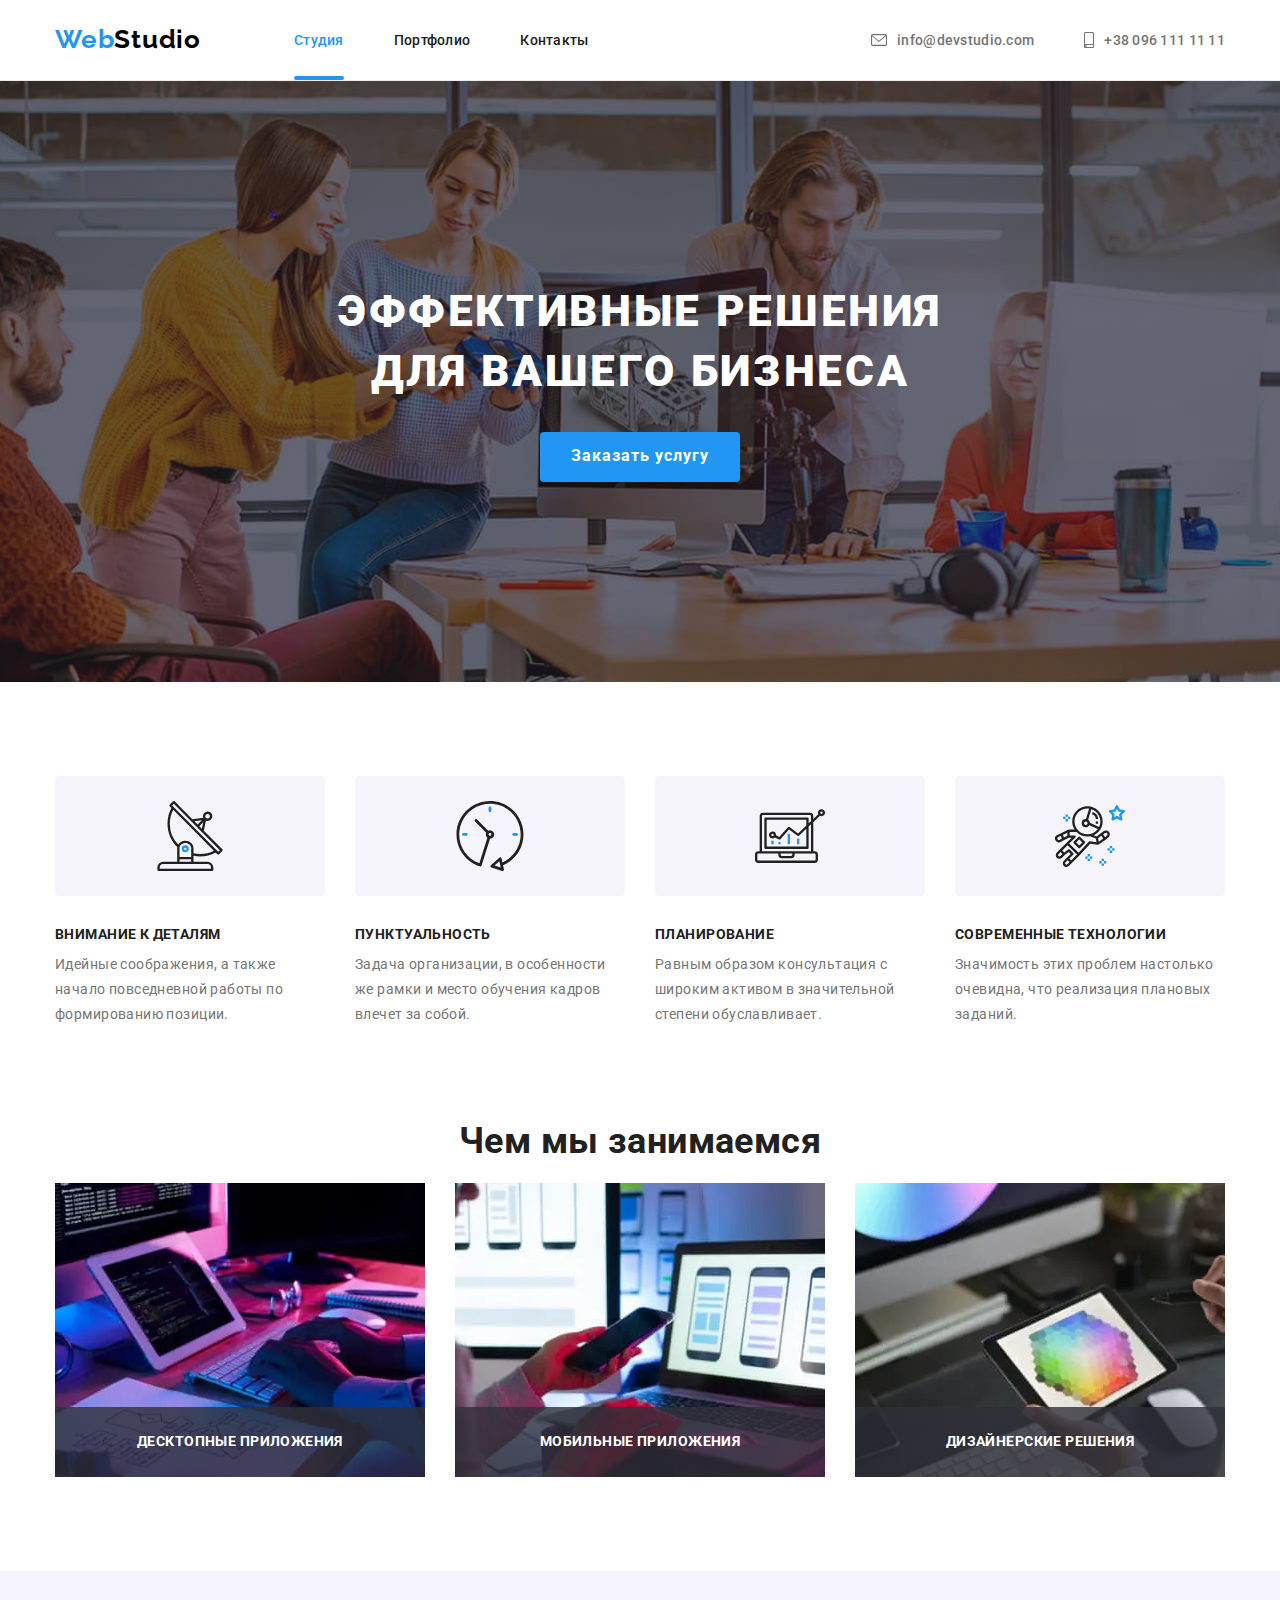
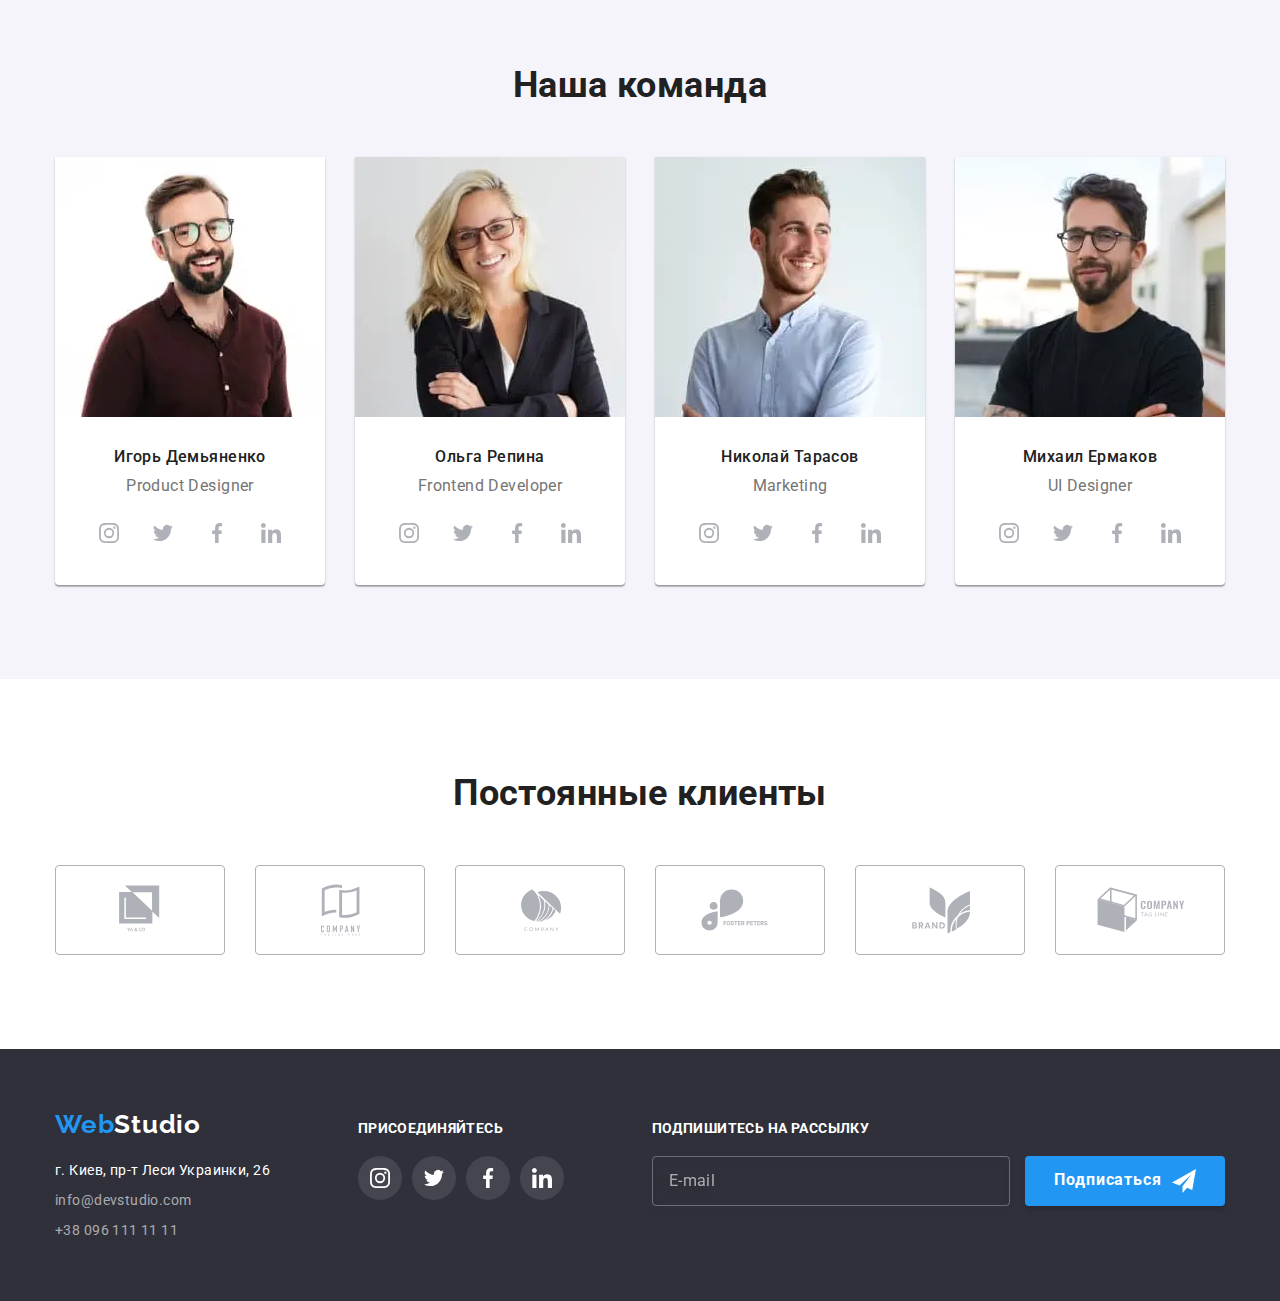
<file: index.html>
<!DOCTYPE html>
<html lang="ru">
<head>
  <meta charset="UTF-8">
  <meta http-equiv="X-UA-Compatible" content="IE=edge">
  <meta name="viewport" content="width=device-width, initial-scale=1.0">
  <title>WebStudio</title>
  <link href="https://fonts.googleapis.com/css2?family=Raleway:wght@700&family=Roboto:wght@400;500;700;900&display=swap"
    rel="stylesheet">
  <link rel="stylesheet" href="https://cdnjs.cloudflare.com/ajax/libs/modern-normalize/1.0.0/modern-normalize.css">
  <link rel="stylesheet" href="./css/main.min.css">
  <link rel="icon" href="./images/icons/favicon.ico">
</head>
<body data-body>
  
<!--header================================================================-->
  <header>
    <div class="container">

      <!--navigation-->
      <nav class="navigation">
        <a class="logo" href="index.html" lang="en">Web<span class="logo-studio-black">Studio</span></a>
        <ul class="navigation-list">
          <li>
            <a class="navigation-list__link current" href="./index.html">Студия</a>
          </li>
          <li>
            <a class="navigation-list__link" href="./portfolio.html">Портфолио</a>
          </li>
          <li>
            <a class="navigation-list__link" href="#contacts">Контакты</a>
          </li>
        </ul>
      </nav>

      <!--header contacts-->
      <ul class="header-contacts-list">
        <li>
          <a class="header-contacts-list__link header-contacts-list__email" href="mailto:info@devstudio.com">
            <svg class="header-contacts-list__icon" width="16" height="12">
              <use href="./images/icons/icons.svg#email-contact"></use>
            </svg>
            info@devstudio.com
          </a>
        </li>
        <li>
          <a class="header-contacts-list__link header-contacts-list__phone" href="tel:+380961111111">
            <svg class="header-contacts-list__icon" width="10" height="16">
              <use href="./images/icons/icons.svg#phone-contact"></use>
            </svg>
            +38 096 111 11 11
          </a>
        </li>
      </ul>
      

      <!--mobile-menu-btn-->
      <button type="button" class="mobile-menu-button" aria-controls="mobile-menu" aria-expanded="false" data-menu-button>
        <svg class="mobile-menu-button-icon" width="40" height="40" aria-label="Переключатель мобильного меню">
          <use class="mobile-menu__icon-burger" href="./images/icons/icons.svg#burger-btn"></use>
          <use class="mobile-menu__icon-close" href="./images/icons/icons.svg#close-btn"></use>
        </svg>
      </button>      
    </div>
  </header>

  <main>

<!--hero================================================================-->
    <section class="hero">
        <div class="hero__container container">
          <h1 class="hero__title">Эффективные решения для вашего бизнеса</h1>
          <button class="action-button" data-modal-open type="button">Заказать услугу</button>
        </div>
    </section>

<!--features-->
    <section class="features section">
      <div class="features-container container">
        <h2 class="section-title hidden-element">Наши преимущества</h2>
        <ul class="features-list gallery">
            <li class="features-list__item">
                <div class="features-list__icon">
                  <svg class="features__icon" width="70" height="70">
                    <use href="./images/icons/fitures.svg#antenna"></use>
                  </svg>
                </div>
                <h3 class="features-title">Внимание к деталям</h3>
                <p class="features-text">Идейные соображения, а также начало повседневной работы по формированию позиции.</p>
            </li>
            <li class="features-list__item">
                <div class="features-list__icon">
                  <svg class="features__icon" width="70" height="70">
                    <use href="./images/icons/fitures.svg#clock"></use>
                  </svg>
                </div>
                <h3 class="features-title">Пунктуальность</h3>
                <p class="features-text">Задача организации, в особенности же рамки и место обучения кадров влечет за собой.</p>
            </li>
            <li class="features-list__item">
                <div class="features-list__icon">
                  <svg class="features__icon" width="70" height="70">
                    <use href="./images/icons/fitures.svg#diagram"></use>
                  </svg>
                </div>
                <h3 class="features-title">Планирование</h3>
                <p class="features-text">Равным образом консультация с широким активом в значительной степени обуславливает.</p>
            </li>
            <li class="features-list__item">
                <div class="features-list__icon">
                  <svg class="features__icon" width="70" height="70">
                    <use href="./images/icons/fitures.svg#astronaut"></use>
                  </svg>
                </div>
                <h3 class="features-title">Современные технологии</h3>
                <p class="features-text">Значимость этих проблем настолько очевидна, что реализация плановых заданий.</p>
            </li>
        </ul>
      </div>
    </section>

<!--specification================================================================-->
    <section class="specification section">
      <div class="specification-container container">
        <h2 class="section-title">Чем мы занимаемся</h2>

        <ul class="specification-list gallery">
          <li class="specification-list__item">
            <picture>
              <source srcset="./images/desktop/main/specification/1x/desktop-design_desktop@1x.webp 1x, ./images/desktop/main/specification/2x/desktop-design_desktop@2x.webp 2x" media="(min-width: 1200px)"
                type="image/webp">
              <source srcset="./images/desktop/main/specification/1x/desktop-design_desktop@1x.jpg 1x, ./images/desktop/main/specification/2x/desktop-design_desktop@2x.jpg 2x" media="(min-width: 1200px)">
              <img src="./images/desktop/main/specification/1x/desktop-design_desktop@1x.jpg" alt="Десктопные приложения">
            </picture>
            <p class="specification__description">
              Десктопные приложения
            </p>
          </li>

          <li class="specification-list__item">
            <picture>
              <source srcset="./images/desktop/main/specification/1x/mobile-design_desktop@1x.webp 1x, ./images/desktop/main/specification/2x/mobile-design_desktop@2x.webp 2x" media="(min-width: 1200px)"
                type="image/webp">
              <source srcset="./images/desktop/main/specification/1x/mobile-design_desktop@1x.jpg 1x, ./images/desktop/main/specification/2x/mobile-design_desktop@2x.jpg 2x" media="(min-width: 1200px)">
              <img src="./images/desktop/main/specification/1x/mobile-design_desktop@1x.jpg" alt="Мобильные приложения">
            </picture>
            <p class="specification__description">
            Мобильные приложения
            </p>
          </li>

          <li class="specification-list__item">
            <picture>
              <source srcset="./images/desktop/main/specification/1x/design_desktop@1x.webp 1x, ./images/desktop/main/specification/2x/design_desktop@2x.webp 2x" media="(min-width: 1200px)"
                type="image/webp">
              <source srcset="./images/desktop/main/specification/1x/design_desktop@1x.jpg 1x, ./images/desktop/main/specification/2x/design_desktop@2x.jpg 2x" media="(min-width: 1200px)">
              <img src="./images/desktop/main/specification/1x/design_desktop@1x.jpg" alt="Дизайнерские решения">
            </picture>
            <p class="specification__description">
            Дизайнерские решения
            </p>
          </li>

        </ul>
      </div>
    </section>

<!--team================================================================-->
    <section class="team section">
      <div class="team-container container">
        <h2 class="section-title">Наша команда</h2>

        <ul class="team-list gallery">
          <li class="team-list__item">
            <picture>
              <source srcset="./images/desktop/main/team/1x/ihor-demianenko_desktop@1x.webp 1x, ./images/desktop/main/team/2x/ihor-demianenko_desktop@2x.webp 2x" media="(min-width: 1200px)"
                type="image/webp">
              <source srcset="./images/desktop/main/team/1x/ihor-demianenko_desktop@1x.jpg 1x, ./images/desktop/main/team/2x/ihor-demianenko_desktop@2x.jpg 2x" media="(min-width: 1200px)">
              <source srcset="./images/tablet/main/team/1x/ihor-demianenko_tablet@1x.webp 1x, ./images/tablet/main/team/2x/ihor-demianenko_tablet@2x.webp 2x" media="(min-width: 768px)"
                type="image/webp">
              <source srcset="./images/tablet/main/team/1x/ihor-demianenko_tablet@1x.jpg 1x, ./images/tablet/main/team/2x/ihor-demianenko_tablet@2x.jpg 2x" media="(min-width: 768px)">
              <source srcset="./images/smartphone/main/team/1x/ihor-demianenko_smartphone@1x.webp 1x, ./images/smartphone/main/team/2x/ihor-demianenko_smartphone@2x.webp 2x" media="(min-width: 480px)"
                type="image/webp">
              <source srcset="./images/smartphone/main/team/1x/ihor-demianenko_smartphone@1x.jpg 1x, ./images/smartphone/main/team/2x/ihor-demianenko_smartphone@2x.jpg 2x" media="(min-width: 480px)">
              <img src="./images/smartphone/main/team/2x/ihor-demianenko_smartphone@2x.jpg" alt="Участник команды">
            </picture>
            <div class="team-list__content">
              <h3 class="team-list__title">Игорь Демьяненко</h3>
              <p class="team-list__text" lang="en">Product Designer</p>
              <ul class="socialmedia-list  team__socialmedia-list ">
                <li class="socialmedia-list__item">
                  <a class="  socialmedia-list__link" href="">
                    <svg class="socialmedia-list__icon" width="20" height="20">
                      <use href="./images/icons/socialmedia.svg#instagram"></use>
                    </svg>
                  </a>
                </li>
                <li class="socialmedia-list__item">
                  <a class=" socialmedia-list__link" href="">
                    <svg class="socialmedia-list__icon" width="20" height="20">
                      <use href="./images/icons/socialmedia.svg#twitter"></use>
                    </svg>
                  </a>
                </li>
                <li class="socialmedia-list__item">
                  <a class=" socialmedia-list__link" href="">
                    <svg class="socialmedia-list__icon" width="20" height="20">
                      <use href="./images/icons/socialmedia.svg#facebook"></use>
                    </svg>
                  </a>
                </li>
                <li class="socialmedia-list__item">
                  <a class="socialmedia-list__link" href="">
                    <svg class="socialmedia-list__icon" width="20" height="20">
                      <use href="./images/icons/socialmedia.svg#linkedin"></use>
                    </svg>
                  </a>
                </li>
              </ul>
            </div>
          </li>

          <li class="team-list__item">
            <picture>
              <source srcset="./images/desktop/main/team/1x/olga-repina_desktop@1x.webp 1x, ./images/desktop/main/team/2x/olga-repina_desktop@2x.webp 2x" media="(min-width: 1200px)"
                type="image/webp">
              <source srcset="./images/desktop/main/team/1x/olga-repina_desktop@1x.jpg 1x, ./images/desktop/main/team/2x/olga-repina_desktop@2x.jpg 2x" media="(min-width: 1200px)">
              <source srcset="./images/tablet/main/team/1x/olga-repina_tablet@1x.webp 1x, ./images/tablet/main/team/2x/olga-repina_tablet@2x.webp 2x" media="(min-width: 768px)"
                type="image/webp">
              <source srcset="./images/tablet/main/team/1x/olga-repina_tablet@1x.jpg 1x, ./images/tablet/main/team/2x/olga-repina_tablet@2x.jpg 2x" media="(min-width: 768px)">
              <source srcset="./images/smartphone/main/team/1x/olga-repina_smartphone@1x.webp 1x, ./images/smartphone/main/team/2x/olga-repina_smartphone@2x.webp 2x" media="(min-width: 480px)"
                type="image/webp">
              <source srcset="./images/smartphone/main/team/1x/olga-repina_smartphone@1x.jpg 1x, ./images/smartphone/main/team/2x/olga-repina_smartphone@2x.jpg 2x" media="(min-width: 480px)">
              <img src="./images/smartphone/main/team/2x/olga-repina_smartphone@2x.jpg" alt="Участник команды">
            </picture>
            <div class="team-list__content">
              <h3 class="team-list__title">Ольга Репина</h3>
              <p class="team-list__text" lang="en">Frontend Developer</p>
              <ul class="socialmedia-list  team__socialmedia-list ">
                <li class="socialmedia-list__item">
                  <a class="socialmedia-list__link" href="">
                    <svg class="socialmedia-list__icon" width="20" height="20">
                      <use href="./images/icons/socialmedia.svg#instagram"></use>
                    </svg>
                  </a>
                </li>
                <li class="socialmedia-list__item">
                  <a class="socialmedia-list__link" href="">
                    <svg class="socialmedia-list__icon" width="20" height="20">
                      <use href="./images/icons/socialmedia.svg#twitter"></use>
                    </svg>
                  </a>
                </li>
                <li class="socialmedia-list__item">
                  <a class="socialmedia-list__link" href="">
                    <svg class="socialmedia-list__icon" width="20" height="20">
                      <use href="./images/icons/socialmedia.svg#facebook"></use>
                    </svg>
                  </a>
                </li>
                <li class="socialmedia-list__item">
                  <a class="socialmedia-list__link" href="">
                    <svg class="socialmedia-list__icon" width="20" height="20">
                      <use href="./images/icons/socialmedia.svg#linkedin"></use>
                    </svg>
                  </a>
                </li>
              </ul>
            </div>
          </li>

          <li class="team-list__item">
            <picture>
              <source srcset="./images/desktop/main/team/1x/nikolay-tarasov_desktop@1x.webp 1x, ./images/desktop/main/team/2x/nikolay-tarasov_desktop@2x.webp 2x" media="(min-width: 1200px)"
                type="image/webp">
              <source srcset="./images/desktop/main/team/1x/nikolay-tarasov_desktop@1x.jpg 1x, ./images/desktop/main/team/2x/nikolay-tarasov_desktop@2x.jpg 2x" media="(min-width: 1200px)">
              <source srcset="./images/tablet/main/team/1x/nikolay-tarasov_tablet@1x.webp 1x, ./images/tablet/main/team/2x/nikolay-tarasov_tablet@2x.webp 2x" media="(min-width: 768px)"
                type="image/webp">
              <source srcset="./images/tablet/main/team/1x/nikolay-tarasov_tablet@1x.jpg 1x, ./images/tablet/main/team/2x/nikolay-tarasov_tablet@2x.jpg 2x" media="(min-width: 768px)">
              <source srcset="./images/smartphone/main/team/1x/nikolay-tarasov_smartphone@1x.webp 1x, ./images/smartphone/main/team/2x/nikolay-tarasov_smartphone@2x.webp 2x" media="(min-width: 480px)"
                type="image/webp">
              <source srcset="./images/smartphone/main/team/1x/nikolay-tarasov_smartphone@1x.jpg 1x, ./images/smartphone/main/team/2x/nikolay-tarasov_smartphone@2x.jpg 2x" media="(min-width: 480px)">
              <img src="./images/smartphone/main/team/2x/nikolay-tarasov_smartphone@2x.jpg" alt="Участник команды">
            </picture>
            <div class="team-list__content">
              <h3 class="team-list__title">Николай Тарасов</h3>
              <p class="team-list__text" lang="en">Marketing</p>
              <ul class="socialmedia-list  team__socialmedia-list ">
                <li class="socialmedia-list__item">
                  <a class="socialmedia-list__link" href="">
                    <svg class="socialmedia-list__icon" width="20" height="20">
                      <use href="./images/icons/socialmedia.svg#instagram"></use>
                    </svg>
                  </a>
                </li>
                <li class="socialmedia-list__item">
                  <a class="socialmedia-list__link" href="">
                    <svg class="socialmedia-list__icon" width="20" height="20">
                      <use href="./images/icons/socialmedia.svg#twitter"></use>
                    </svg>
                  </a>
                </li>
                <li class="socialmedia-list__item">
                  <a class="socialmedia-list__link" href="">
                    <svg class="socialmedia-list__icon" width="20" height="20">
                      <use href="./images/icons/socialmedia.svg#facebook"></use>
                    </svg>
                  </a>
                </li>
                <li class="socialmedia-list__item">
                  <a class="socialmedia-list__link" href="">
                    <svg class="socialmedia-list__icon" width="20" height="20">
                      <use href="./images/icons/socialmedia.svg#linkedin"></use>
                    </svg>
                  </a>
                </li>
              </ul>
            </div>
          </li>

          <li class="team-list__item">
            <picture>
              <source srcset="./images/desktop/main/team/1x/mikhail-ermakov_desktop@1x.webp 1x, ./images/desktop/main/team/2x/mikhail-ermakov_desktop@2x.webp 2x" media="(min-width: 1200px)"
                type="image/webp">
              <source srcset="./images/desktop/main/team/1x/mikhail-ermakov_desktop@1x.jpg 1x, ./images/desktop/main/team/2x/mikhail-ermakov_desktop@2x.jpg 2x" media="(min-width: 1200px)">
              <source srcset="./images/tablet/main/team/1x/mikhail-ermakov_tablet@1x.webp 1x, ./images/tablet/main/team/2x/mikhail-ermakov_tablet@2x.webp 2x" media="(min-width: 768px)"
                type="image/webp">
              <source srcset="./images/tablet/main/team/1x/mikhail-ermakov_tablet@1x.jpg 1x, ./images/tablet/main/team/2x/mikhail-ermakov_tablet@2x.jpg 2x" media="(min-width: 768px)">
              <source srcset="./images/smartphone/main/team/1x/mikhail-ermakov_smartphone@1x.webp 1x, ./images/smartphone/main/team/2x/mikhail-ermakov_smartphone@2x.webp 2x" media="(min-width: 480px)"
                type="image/webp">
              <source srcset="./images/smartphone/main/team/1x/mikhail-ermakov_smartphone@1x.jpg 1x, ./images/smartphone/main/team/2x/mikhail-ermakov_smartphone@2x.jpg 2x" media="(min-width: 480px)">
              <img src="./images/smartphone/main/team/2x/mikhail-ermakov_smartphone@2x.jpg" alt="Участник команды">

            </picture>
            <div class="team-list__content">
              <h3 class="team-list__title">Михаил Ермаков</h3>
              <p class="team-list__text" lang="en">UI Designer</p>
              <ul class="socialmedia-list  team__socialmedia-list ">
                <li class="socialmedia-list__item">
                  <a class="socialmedia-list__link" href="">
                    <svg class="socialmedia-list__icon" width="20" height="20">
                      <use href="./images/icons/socialmedia.svg#instagram"></use>
                    </svg>
                  </a>
                </li>
                <li class="socialmedia-list__item">
                  <a class="socialmedia-list__link" href="">
                    <svg class="socialmedia-list__icon" width="20" height="20">
                      <use href="./images/icons/socialmedia.svg#twitter"></use>
                    </svg>
                  </a>
                </li>
                <li class="socialmedia-list__item">
                  <a class="socialmedia-list__link" href="">
                    <svg class="socialmedia-list__icon" width="20" height="20">
                      <use href="./images/icons/socialmedia.svg#facebook"></use>
                    </svg>
                  </a>
                </li>
                <li class="socialmedia-list__item">
                  <a class="socialmedia-list__link" href="">
                    <svg class="socialmedia-list__icon" width="20" height="20">
                      <use href="./images/icons/socialmedia.svg#linkedin"></use>
                    </svg>
                  </a>
                </li>
              </ul>
            </div>
          </li>
        </ul>
      </div>
    </section>

<!--clients================================================================-->
    <section class="clients section">
      <div class="clients-container container">
        <h2 class="section-title">Постоянные клиенты</h2>
        <ul class="clients-list gallery">
            <li class="clients-list__item">
              <a class="clients__link" href="">
                  <svg class="clients__icon" Width="44.27" height="49.23px">
                    <use href="./images/icons/clients.svg#client-1"></use>
                  </svg>
              </a>
            </li>
            <li class="clients-list__item">
              <a class="clients__link" href="">
                  <svg class="clients__icon" width="40" height="52">
                    <use href="./images/icons/clients.svg#client-2"></use>
                  </svg>
              </a>
            </li>
            <li class="clients-list__item">
              <a class="clients__link" href="">
                  <svg class="clients__icon" width="79.66" height="42.02">
                    <use href="./images/icons/clients.svg#client-3"></use>
                  </svg>
              </a>
            </li>
            <li class="clients-list__item">
              <a class="clients__link" href="">
                  <svg class="clients__icon" width="59" height="47">
                    <use href="./images/icons/clients.svg#client-4"></use>
                  </svg>
              </a>
            </li>
            <li class="clients-list__item">
              <a class="clients__link" href="">
                  <svg class="clients__icon" width="88.48" height="45.44">
                    <use href="./images/icons/clients.svg#client-5"></use>
                  </svg>
              </a>
            </li>
            <li class="clients-list__item">
              <a class="clients__link" href="">
                  <svg class="clients__icon" width="41" height="42.6">
                    <use href="./images/icons/clients.svg#client-6"></use>
                  </svg>
              </a>
            </li>
        </ul>
      </div>
    </section>

      </main>
  
<!--footer================================================================-->
  <footer class="footer">
    <div class="container">
      <div class="contacts-info">
        <a class="logo" href="index.html" lang="en">Web<span class="logo-studio-white">Studio</span></a>
        <ul class="contacts-list"  id="contacts">
          <li>
            <address>г. Киев, пр-т Леси Украинки, 26</address>
            <!--<a class="map-link" href="https://www.google.com/maps/place/GoIT/@50.4265057,30.5382267,20.22z" target="_blank" rel="noopener noreferrer"> </a>-->
          </li>
          <li>
            <a class="contact-link" href="mailto:info@devstudio.com">info@devstudio.com</a>
          </li>
          <li>
            <a class="contact-link" href="tel:+380961111111">+38 096 111 11 11</a>
          </li>
        </ul>
      </div>

      <div class="contacts-socialmedia">
        <p class="footer-title">Присоединяйтесь</p>
        <ul class="socialmedia-list ">
          <li class="socialmedia-list__item">
            <a class="socialmedia-list__link socialmedia-list__link--dark-bg" href="">
              <svg class="socialmedia-list__icon" width="20" height="20">
                <use href="./images/icons/socialmedia.svg#instagram"></use>
              </svg>
            </a>
          </li>
          <li class="socialmedia-list__item">
            <a class="socialmedia-list__link socialmedia-list__link--dark-bg" href="">
              <svg class="socialmedia-list__icon" width="20" height="20">
                <use href="./images/icons/socialmedia.svg#twitter"></use>
              </svg>
            </a>
          </li>
          <li class="socialmedia-list__item">
            <a class="socialmedia-list__link socialmedia-list__link--dark-bg" href="">
              <svg class="socialmedia-list__icon" width="20" height="20">
                <use href="./images/icons/socialmedia.svg#facebook"></use>
              </svg>
            </a>
          </li>
          <li class="socialmedia-list__item">
            <a class="socialmedia-list__link socialmedia-list__link--dark-bg" href="">
              <svg class="socialmedia-list__icon" width="20" height="20">
                <use href="./images/icons/socialmedia.svg#linkedin"></use>
              </svg>
            </a>
          </li>
        </ul>
      </div>
      
      <div class="followUs">
        <form action="#" class="followUs-form">
          <p class="footer-title">Подпишитесь на рассылку</p>
          <input type="email" class="followUs-form__input" name="user-mail" placeholder="E-mail">
          <button type="submit" class="action-button">
            Подписаться
              <svg class="followUs-form__icon" width="24" height="24">
                <use href="./images/icons/icons.svg#send-btn"></use>
              </svg>
          </button>
        </form>
      </div>
    </div>
  </footer>

<!--modal================================================================ -->

<!--modal-->
    <div class="backdrop is-hidden" data-modal>
      <div class="modal">

        <button class="modal-close-btn" data-modal-close>
          <svg class="close-icon" width="30" height="30">
            <use href="./images/icons/icons.svg#close-btn"></use>
          </svg>
        </button>

        <form class="submit">

          <p class="submit__title">Оставьте свои данные, мы вам перезвоним</p>

          <div class="submit">
            <label class="submit__lbl " for="username"> Имя </label>
            <div class="submit__input-wrapper">
              <input class="submit__input submit--decoration" type="text" name="username" id="username" />
              <svg class="submit__icon" width="18" height="18">
                <use href="./images/icons/icons.svg#person-form"></use>
              </svg>
            </div>
          </div>

          <div class="submit">
            <label class="submit__lbl" for="tel"> Телефон </label>
            <div class="submit__input-wrapper">
              <input class="submit__input submit--decoration" type="tel" name="tel" id="tel" />
              <svg class="submit__icon" width="18" height="18">
                <use href="./images/icons/icons.svg#phone-form"></use>
              </svg>
            </div>
          </div>

          <div class="submit">
            <label class="submit__lbl" for="email"> Почта </label>
            <div class="submit__input-wrapper">
              <input class="submit__input submit--decoration" type="email" name="email" id="email" />
              <svg class="submit__icon" width="18" height="18">
                <use href="./images/icons/icons.svg#email-form"></use>
              </svg>
            </div>
          </div>

          <div class="submit">
            <label class="submit__lbl" for="comment"> Комментарий </label>
            <textarea class="submit__textarea submit--decoration" name="comment" id="comment" placeholder="Введите текст"></textarea>
          </div>

          <div class="subscription">
          <label class="subscription__label" for="agreement">
            <input class="subscription-input hidden-element" type="checkbox" name="agreement" id="agreement" value="approved" />
            <svg class="subscription__icon" width="16" height="15">
              <use href="./images/icons/icons.svg#check"></use>
            </svg>
            <span>Соглашаюсь с рассылкой и принимаю&nbsp;</span>
          </label>
                      <a class="subscription__link" href="">Условия договора</a>
          </div>

          <button class="modal-submit-btn action-button" name="modal-submit-btn" type="submit">Отправить</button>

        </form>
      </div>
    </div>

    <!--mobile-menu-->
    
      <!--mobile-menu-content-->
      <div class="mobile-menu" id="mobile-menu" data-menu>

        <div class="mobile-menu__frame">
        <ul class="mobile-menu-navigation">
          <li class="mobile-menu-navigation__item">
            <a href="./index.html" class="link mobile-menu-navigation__link current">Студия</a>
          </li>
          <li class="mobile-menu-navigation__item">
            <a href="./portfolio.html" class="link mobile-menu-navigation__link">Портфолио</a>
          </li>
          <li class="mobile-menu-navigation__item">
            <a href="" class="link mobile-menu-navigation__link">Контакты</a>
          </li>
        </ul>
      
        <ul class="mobile-menu-contacts">
          <li class="mobile-menu-contacts__item">
            <a class="link mobile-menu-contacts__link mobile-menu-contacts__link--decoration" href="tel:+380961111111">
              +38 096 111 11 11
            </a>
          </li>
          <li class="mobile-menu-contacts__item">
            <a class="link mobile-menu-contacts__link" href="mailto:info@example.com">
              info@example.com</a>
          </li>
        </ul>
      
        <ul class="mobile-menu-socialmedia">
          <li class="mobile-menu-socialmedia__item"><a class="mobile-menu-socialmedia__link"
              href="https://www.instagram.com/">Instagram</a></li>
          <li class="mobile-menu-socialmedia__item"><a class="mobile-menu-socialmedia__link"
              href="https://twitter.com/">Twitter</a></li>
          <li class="mobile-menu-socialmedia__item"><a class="mobile-menu-socialmedia__link"
              href="https://www.facebook.com/">Facebook</a></li>
          <li class="mobile-menu-socialmedia__item"><a class="mobile-menu-socialmedia__link"
              href="https://www.linkedin.com/">Linkedin</a></li>
        </ul>
        </div>
      </div>

    <script src="./js/mobile-menu.js"></script>
    <script src="./js/modal.js"></script>

</body>
</html>
</file>
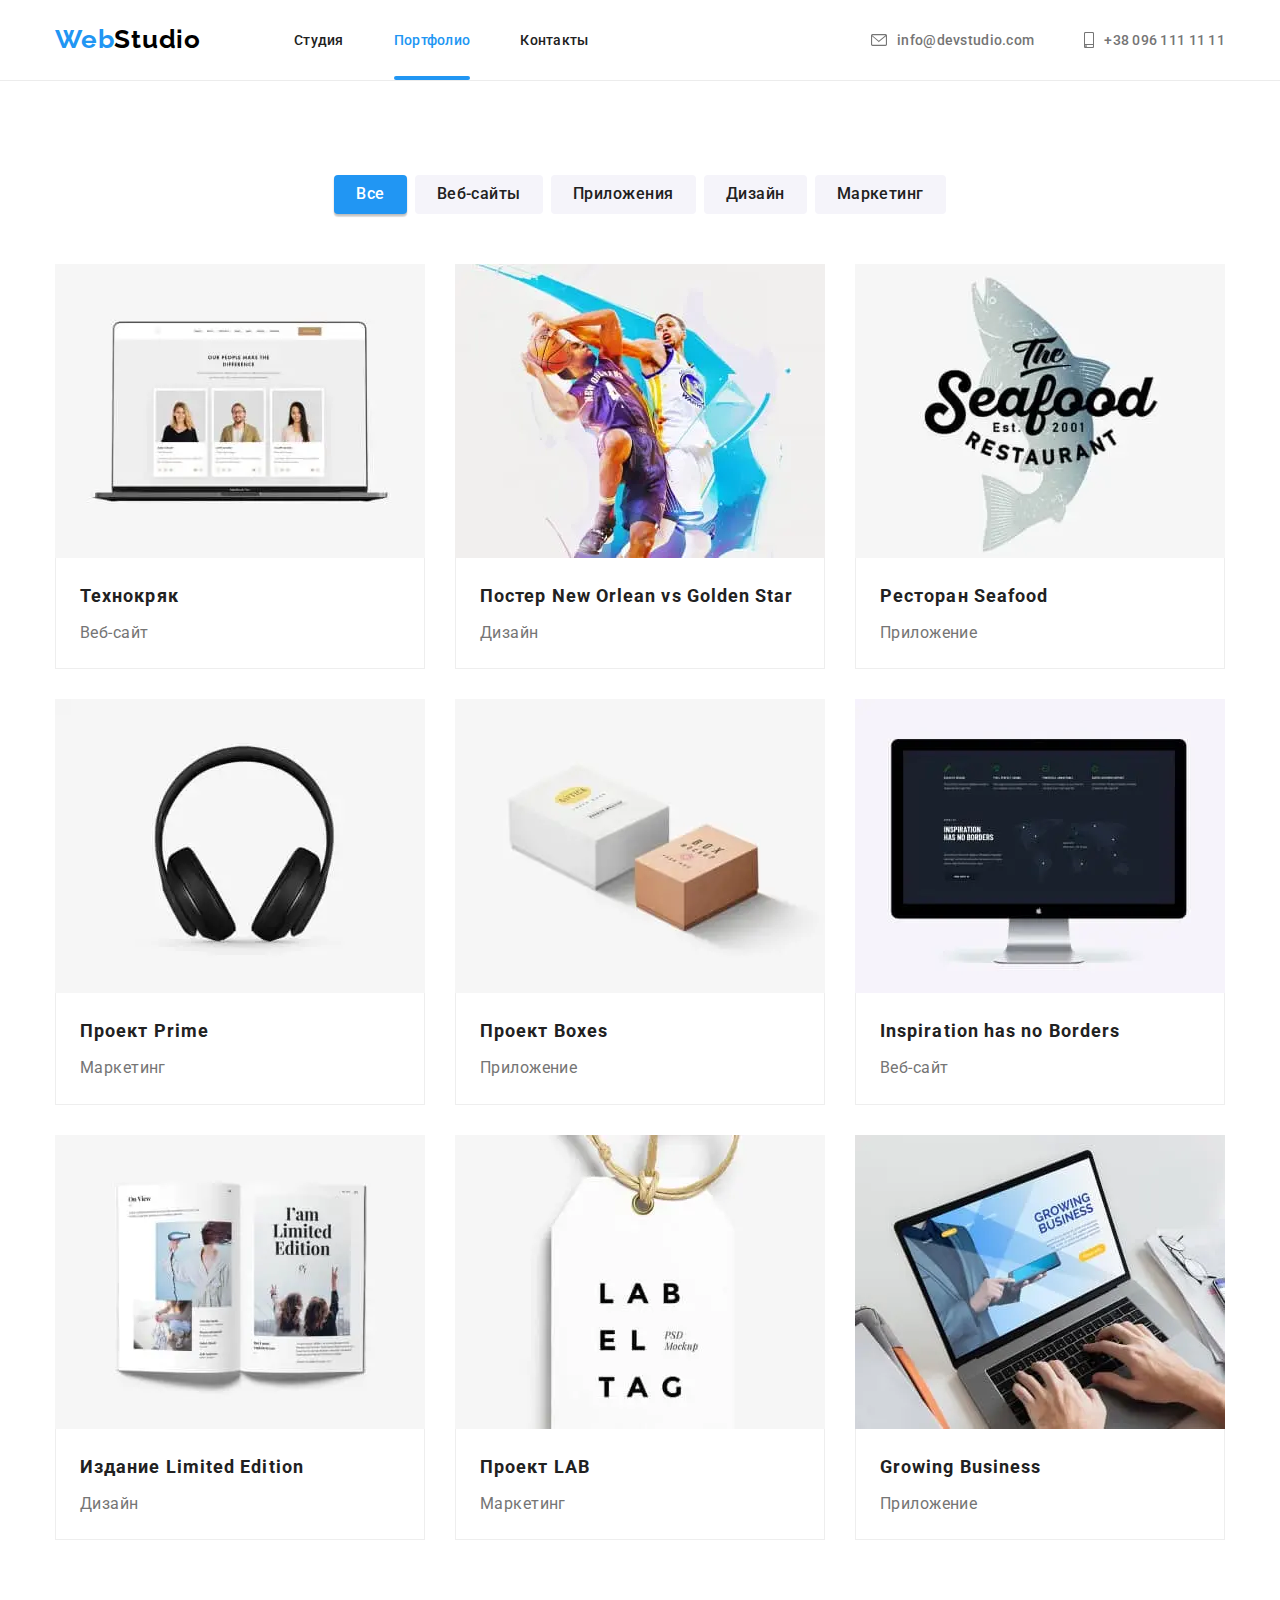
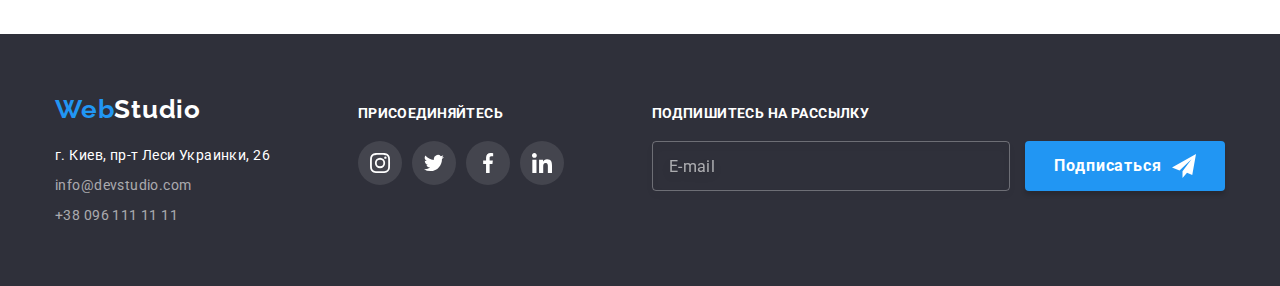
<file: portfolio.html>
<!DOCTYPE html>
<html lang="ru">
<head>
  <meta charset="UTF-8">
  <meta http-equiv="X-UA-Compatible" content="IE=edge">
  <meta name="viewport" content="width=device-width, initial-scale=1.0">
  <title>WebStudio</title>
  <link href="https://fonts.googleapis.com/css2?family=Raleway:wght@700&family=Roboto:wght@400;500;700;900&display=swap"
    rel="stylesheet">
  <link rel="stylesheet" href="https://cdnjs.cloudflare.com/ajax/libs/modern-normalize/1.0.0/modern-normalize.css">
  <link rel="stylesheet" href="./css/main.min.css">
  <link rel="icon" href="./images/icons/favicon.ico">
</head>

<body data-body>

<!--header================================================================-->
<header>
  <div class="container">
    
    <!--navigation-->
    <nav class="navigation">
      <a class="logo" href="index.html" lang="en">Web<span class="logo-studio-black">Studio</span></a>
      <ul class="navigation-list">
        <li>
          <a class="navigation-list__link" href="./index.html">Студия</a>
        </li>
        <li>
          <a class="navigation-list__link current" href="./portfolio.html">Портфолио</a>
        </li>
        <li>
          <a class="navigation-list__link" href="#contacts">Контакты</a>
        </li>
      </ul>
    </nav>

    <!--header contacts-->
    <ul class="header-contacts-list">
      <li>
        <a class="header-contacts-list__link header-contacts-list__email" href="mailto:info@devstudio.com">
          <svg class="header-contacts-list__icon" width="16" height="12">
            <use href="./images/icons/icons.svg#email-contact"></use>
          </svg>
          info@devstudio.com
        </a>
      </li>
      <li>
        <a class="header-contacts-list__link header-contacts-list__phone" href="tel:+380961111111">
          <svg class="header-contacts-list__icon" width="10" height="16">
            <use href="./images/icons/icons.svg#phone-contact"></use>
          </svg>
          +38 096 111 11 11
        </a>
      </li>
      </ul>


    <!--mobile-menu-btn-->
    <button type="button" class="mobile-menu-button" aria-controls="mobile-menu" aria-expanded="false" data-menu-button>
      <svg class="mobile-menu-button-icon" width="40" height="40" aria-label="Переключатель мобильного меню">
        <use class="mobile-menu__icon-burger" href="./images/icons/icons.svg#burger-btn"></use>
        <use class="mobile-menu__icon-close" href="./images/icons/icons.svg#close-btn"></use>
      </svg>
    </button>

  </div>
</header>


  <main>

    <!--gallery ================================================================-->
<section class="section">
  <div class="example container">
    <h1 class="hidden-element">Наши работы</h1>
    <ul class="filter">
      <li><button class ="filter__btn current">Все</button></li>
      <li><button class ="filter__btn" >Веб-сайты</button></li>
      <li><button class ="filter__btn" >Приложения</button></li>
      <li><button class ="filter__btn" >Дизайн</button></li>
      <li><button class ="filter__btn" >Маркетинг</button></li>
    </ul>

    <ul class="example-list gallery">

      <li class="example-list__item">
        <a class="example__link" href="#">
          <div class="example__overlay-box">
              <picture>
                <source srcset="./images/desktop/portfolio/1x/img.webp 1x, ./images/desktop/portfolio/2x/img@2x.webp 2x"
                  media="(min-width: 1200px)" type="image/webp">
                <source srcset="./images/desktop/portfolio/1x/img.jpg 1x, ./images/desktop/portfolio/2x/img@2x.jpg 2x"
                  media="(min-width: 1200px)">
                <source srcset="./images/tablet/portfolio/1x/img.webp 1x, ./images/tablet/portfolio/2x/img@2x.webp 2x"
                  media="(min-width: 768px)" type="image/webp">
                <source srcset="./images/tablet/portfolio/1x/img.jpg 1x, ./images/tablet/portfolio/2x/img@2x.jpg 2x"
                  media="(min-width: 768px)">
                <source srcset="./images/smartphone/portfolio/1x/img.webp 1x, ./images/smartphone/portfolio/2x/img@2x.webp 2x" media="(min-width: 480px)"
                  type="image/webp">
                <source srcset="./images/smartphone/portfolio/1x/img.jpg 1x, ./images/smartphone/portfolio/2x/img@2x.jpg 2x" media="(min-width: 480px)">
                <img class="exampe__img" src="./images/smartphone/portfolio/2x/img@2x.jpg" alt="Веб-сайт Технокряк">
              </picture>
            <p class="example__overlay-text">
            Технокряк это современная площадка распространения коронавируса. Компании используют эту платформу для цифрового шпионажа и атак на защищённые сервера конкурентов.
            </p>
          </div>
          <div class="example__content">
            <h3 class="example__name">Технокряк</h3>
            <p class="example__text">Веб-сайт</p>
          </div>
        </a>
      </li>

      <li class="example-list__item">
        <a class="example__link" href="#">
          <div class="example__overlay-box">
              <picture>
                <source srcset="./images/desktop/portfolio/1x/img-1.webp 1x, ./images/desktop/portfolio/2x/img@2x-1.webp 2x"
                  media="(min-width: 1200px)" type="image/webp">
                <source srcset="./images/desktop/portfolio/1x/img-1.jpg 1x, ./images/desktop/portfolio/2x/img@2x-1.jpg 2x"
                  media="(min-width: 1200px)">
                <source srcset="./images/tablet/portfolio/1x/img-1.webp 1x, ./images/tablet/portfolio/2x/img@2x-1.webp 2x"
                  media="(min-width: 768px)" type="image/webp">
                <source srcset="./images/tablet/portfolio/1x/img-1.jpg 1x, ./images/tablet/portfolio/2x/img@2x-1.jpg 2x"
                  media="(min-width: 768px)">
                <source srcset="./images/smartphone/portfolio/1x/img-1.webp 1x, ./images/smartphone/portfolio/2x/img@2x-1.webp 2x"
                  media="(min-width: 480px)" type="image/webp">
                <source srcset="./images/smartphone/portfolio/1x/img-1.jpg 1x, ./images/smartphone/portfolio/2x/img@2x-1.jpg 2x"
                  media="(min-width: 480px)">
                <img class="exampe__img" src="./images/smartphone/portfolio/2x/img@2x-1.jpg" alt="Пример дизайна для постера">
              </picture>
            <p class="example__overlay-text">
            Технокряк это современная площадка распространения коронавируса. Компании используют эту платформу для цифрового шпионажа и атак на защищённые сервера конкурентов.
            </p>
          </div>
          <div class="example__content">
            <h3 class="example__name">Постер New Orlean vs Golden Star</h3>
            <p class="example__text">Дизайн</p>
          </div>
        </a>
      </li>

      <li class="example-list__item">
        <a class="example__link" href="#">
          <div class="example__overlay-box">
              <picture>
                <source srcset="./images/desktop/portfolio/1x/img-2.webp 1x, ./images/desktop/portfolio/2x/img@2x-2.webp 2x"
                  media="(min-width: 1200px)" type="image/webp">
                <source srcset="./images/desktop/portfolio/1x/img-2.jpg 1x, ./images/desktop/portfolio/2x/img@2x-2.jpg 2x"
                  media="(min-width: 1200px)">
                <source srcset="./images/tablet/portfolio/1x/img-2.webp 1x, ./images/tablet/portfolio/2x/img@2x-2.webp 2x"
                  media="(min-width: 768px)" type="image/webp">
                <source srcset="./images/tablet/portfolio/1x/img-2.jpg 1x, ./images/tablet/portfolio/2x/img@2x-2.jpg 2x"
                  media="(min-width: 768px)">
                <source srcset="./images/smartphone/portfolio/1x/img-2.webp 1x, ./images/smartphone/portfolio/2x/img@2x-2.webp 2x"
                  media="(min-width: 480px)" type="image/webp">
                <source srcset="./images/smartphone/portfolio/1x/img-2.jpg 1x, ./images/smartphone/portfolio/2x/img@2x-2.jpg 2x" media="(min-width: 480px)">
                <img class="exampe__img" src="./images/smartphone/portfolio/2x/img@2x-2.jpg" alt="Логотип ресторана">
              </picture>
            <p class="example__overlay-text">
            Технокряк это современная площадка распространения коронавируса. Компании используют эту платформу для цифрового шпионажа и атак на защищённые сервера конкурентов.
            </p>
          </div>
          <div class="example__content">
            <h3 class="example__name">Ресторан<span lang="en">&nbsp;Seafood</span></h3>
            <p class="example__text">Приложение</p>
          </div>
        </a>
      </li>

      <li class="example-list__item">
        <a class="example__link" href="#">
          <div class="example__overlay-box">
              <picture>
                <source srcset="./images/desktop/portfolio/1x/img-3.webp 1x, ./images/desktop/portfolio/2x/img@2x-3.webp 2x"
                  media="(min-width: 1200px)" type="image/webp">
                <source srcset="./images/desktop/portfolio/1x/img-3.jpg 1x, ./images/desktop/portfolio/2x/img@2x-3.jpg 2x"
                  media="(min-width: 1200px)">
                <source srcset="./images/tablet/portfolio/1x/img-3.webp 1x, ./images/tablet/portfolio/2x/img@2x-3.webp 2x"
                  media="(min-width: 768px)" type="image/webp">
                <source srcset="./images/tablet/portfolio/1x/img-3.jpg 1x, ./images/tablet/portfolio/2x/img@2x-3.jpg 2x"
                  media="(min-width: 768px)">
                <source srcset="./images/smartphone/portfolio/1x/img-3.webp 1x, ./images/smartphone/portfolio/2x/img@2x-3.webp 2x"
                  media="(min-width: 480px)" type="image/webp">
                <source srcset="./images/smartphone/portfolio/1x/img-3.jpg 1x, ./images/smartphone/portfolio/2x/img@2x-3.jpg 2x"
                  media="(min-width: 480px)">
                <img class="exampe__img" src="./images/smartphone/portfolio/2x/img@2x-3.jpg" alt="Проект Prime">
              </picture>
            <p class="example__overlay-text">
            Технокряк это современная площадка распространения коронавируса. Компании используют эту платформу для цифрового шпионажа и атак на защищённые сервера конкурентов.
            </p>
          </div>
          <div class="example__content">
            <h3 class="example__name">Проект<span lang="en">&nbsp;Prime</span></h3>
            <p class="example__text">Маркетинг</p>
          </div>
        </a>
      </li>

      <li class="example-list__item">
        <a class="example__link" href="#">
          <div class="example__overlay-box">
              <picture>
                <source srcset="./images/desktop/portfolio/1x/img-4.webp 1x, ./images/desktop/portfolio/2x/img@2x-4.webp 2x"
                  media="(min-width: 1200px)" type="image/webp">
                <source srcset="./images/desktop/portfolio/1x/img-4.jpg 1x, ./images/desktop/portfolio/2x/img@2x-4.jpg 2x"
                  media="(min-width: 1200px)">
                <source srcset="./images/tablet/portfolio/1x/img-4.webp 1x, ./images/tablet/portfolio/2x/img@2x-4.webp 2x"
                  media="(min-width: 768px)" type="image/webp">
                <source srcset="./images/tablet/portfolio/1x/img-4.jpg 1x, ./images/tablet/portfolio/2x/img@2x-4.jpg 2x"
                  media="(min-width: 768px)">
                <source srcset="./images/smartphone/portfolio/1x/img-4.webp 1x, ./images/smartphone/portfolio/2x/img@2x-4.webp 2x"
                  media="(min-width: 480px)" type="image/webp">
                <source srcset="./images/smartphone/portfolio/1x/img-4.jpg 1x, ./images/smartphone/portfolio/2x/img@2x-4.jpg 2x"
                  media="(min-width: 480px)">
                <img class="exampe__img" src="./images/smartphone/portfolio/2x/img@2x-4.jpg" alt="Проект Boxes">
              </picture>
            <p class="example__overlay-text">
            Технокряк это современная площадка распространения коронавируса. Компании используют эту платформу для цифрового шпионажа и атак на защищённые сервера конкурентов.
            </p>
          </div>
          <div class="example__content">
              <h3 class="example__name">Проект<span lang="en">&nbsp;Boxes</span></h3>
              <p class="example__text">Приложение</p>
          </div>
        </a>
      </li>

      <li class="example-list__item">
        <a class="example__link" href="#">
          <div class="example__overlay-box">
              <picture>
                <source srcset="./images/desktop/portfolio/1x/img-5.webp 1x, ./images/desktop/portfolio/2x/img@2x-5.webp 2x"
                  media="(min-width: 1200px)" type="image/webp">
                <source srcset="./images/desktop/portfolio/1x/img-5.jpg 1x, ./images/desktop/portfolio/2x/img@2x-5.jpg 2x"
                  media="(min-width: 1200px)">
                <source srcset="./images/tablet/portfolio/1x/img-5.webp 1x, ./images/tablet/portfolio/2x/img@2x-5.webp 2x"
                  media="(min-width: 768px)" type="image/webp">
                <source srcset="./images/tablet/portfolio/1x/img-5.jpg 1x, ./images/tablet/portfolio/2x/img@2x-5.jpg 2x"
                  media="(min-width: 768px)">
                <source srcset="./images/smartphone/portfolio/1x/img-5.webp 1x, ./images/smartphone/portfolio/2x/img@2x-5.webp 2x"
                  media="(min-width: 480px)" type="image/webp">
                <source srcset="./images/smartphone/portfolio/1x/img-5.jpg 1x, ./images/smartphone/portfolio/2x/img@2x-5.jpg 2x"
                  media="(min-width: 480px)">
                <img class="exampe__img" src="./images/smartphone/portfolio/2x/img@2x-5.jpg" alt="Inspiration has no Borders">
              </picture>
            <p class="example__overlay-text">
            Технокряк это современная площадка распространения коронавируса. Компании используют эту платформу для цифрового шпионажа и атак на защищённые сервера конкурентов.
            </p>
          </div>
          <div class="example__content">
            <h3 class="example__name"><span lang="en">Inspiration has no Borders</span></h3>
            <p class="example__text">Веб-сайт</p>
          </div>
        </a>
      </li>

      <li class="example-list__item">
        <a class="example__link" href="#">
          <div class="example__overlay-box">
              <picture>
                <source srcset="./images/desktop/portfolio/1x/img-6.webp 1x, ./images/desktop/portfolio/2x/img@2x-6.webp 2x"
                  media="(min-width: 1200px)" type="image/webp">
                <source srcset="./images/desktop/portfolio/1x/img-6.jpg 1x, ./images/desktop/portfolio/2x/img@2x-6.jpg 2x"
                  media="(min-width: 1200px)">
                <source srcset="./images/tablet/portfolio/1x/img-6.webp 1x, ./images/tablet/portfolio/2x/img@2x-6.webp 2x"
                  media="(min-width: 768px)" type="image/webp">
                <source srcset="./images/tablet/portfolio/1x/img-6.jpg 1x, ./images/tablet/portfolio/2x/img@2x-6.jpg 2x"
                  media="(min-width: 768px)">
                <source srcset="./images/smartphone/portfolio/1x/img-6.webp 1x, ./images/smartphone/portfolio/2x/img@2x-6.webp 2x"
                  media="(min-width: 480px)" type="image/webp">
                <source srcset="./images/smartphone/portfolio/1x/img-6.jpg 1x, ./images/smartphone/portfolio/2x/img@2x-6.jpg 2x"
                  media="(min-width: 480px)">
                <img class="exampe__img" src="./images/smartphone/portfolio/2x/img@2x-6.jpg" alt="Издание Limited Edition">
              </picture>
            <p class="example__overlay-text">
            Технокряк это современная площадка распространения коронавируса. Компании используют эту платформу для цифрового шпионажа и атак на защищённые сервера конкурентов.
            </p>
          </div>
          <div class="example__content">
            <h3 class="example__name">Издание<span lang="en">&nbsp;Limited Edition</span></h3>
            <p class="example__text">Дизайн</p>
          </div>
        </a>
      </li>

      <li class="example-list__item">
        <a class="example__link" href="#">
          <div class="example__overlay-box">
              <picture>
                <source srcset="./images/desktop/portfolio/1x/img-7.webp 1x, ./images/desktop/portfolio/2x/img@2x-7.webp 2x"
                  media="(min-width: 1200px)" type="image/webp">
                <source srcset="./images/desktop/portfolio/1x/img-7.jpg 1x, ./images/desktop/portfolio/2x/img@2x-7.jpg 2x"
                  media="(min-width: 1200px)">
                <source srcset="./images/tablet/portfolio/1x/img-7.webp 1x, ./images/tablet/portfolio/2x/img@2x-7.webp 2x"
                  media="(min-width: 768px)" type="image/webp">
                <source srcset="./images/tablet/portfolio/1x/img-7.jpg 1x, ./images/tablet/portfolio/2x/img@2x-7.jpg 2x"
                  media="(min-width: 768px)">
                <source srcset="./images/smartphone/portfolio/1x/img-7.webp 1x, ./images/smartphone/portfolio/2x/img@2x-7.webp 2x"
                  media="(min-width: 480px)" type="image/webp">
                <source srcset="./images/smartphone/portfolio/1x/img-7.jpg 1x, ./images/smartphone/portfolio/2x/img@2x-7.jpg 2x"
                  media="(min-width: 480px)">
                <img class="exampe__img" src="./images/smartphone/portfolio/2x/img@2x-7.jpg" alt="Проект LAB">
              </picture>
            <p class="example__overlay-text">
            Технокряк это современная площадка распространения коронавируса. Компании используют эту платформу для цифрового шпионажа и атак на защищённые сервера конкурентов.
            </p>
          </div>
          <div class="example__content">
            <h3 class="example__name">Проект<span lang="en">&nbsp;LAB</span></h3>
            <p class="example__text">Маркетинг</p>
          </div>
        </a>
      </li>

      <li class="example-list__item">
        <a class="example__link" href="#">
          <div class="example__overlay-box">
              <picture>
                <source srcset="./images/desktop/portfolio/1x/img-8.webp 1x, ./images/desktop/portfolio/2x/img@2x-8.webp 2x"
                  media="(min-width: 1200px)" type="image/webp">
                <source srcset="./images/desktop/portfolio/1x/img-8.jpg 1x, ./images/desktop/portfolio/2x/img@2x-8.jpg 2x"
                  media="(min-width: 1200px)">
                <source srcset="./images/tablet/portfolio/1x/img-8.webp 1x, ./images/tablet/portfolio/2x/img@2x-8.webp 2x"
                  media="(min-width: 768px)" type="image/webp">
                <source srcset="./images/tablet/portfolio/1x/img-8.jpg 1x, ./images/tablet/portfolio/2x/img@2x-8.jpg 2x"
                  media="(min-width: 768px)">
                <source srcset="./images/smartphone/portfolio/1x/img-8.webp 1x, ./images/smartphone/portfolio/2x/img@2x-8.webp 2x"
                  media="(min-width: 480px)" type="image/webp">
                <source srcset="./images/smartphone/portfolio/1x/img-8.jpg 1x, ./images/smartphone/portfolio/2x/img@2x-8.jpg 2x"
                  media="(min-width: 480px)">
                <img class="exampe__img" src="./images/smartphone/portfolio/2x/img@2x-8.jpg" alt="Приложение Growing Business">
              </picture>
            <p class="example__overlay-text">
            Технокряк это современная площадка распространения коронавируса. Компании используют эту платформу для цифрового шпионажа и атак на защищённые сервера конкурентов.
            </p>
          </div>
          <div class="example__content">
            <h3 class="example__name"><span lang="en">Growing Business</span></h3>
            <p class="example__text">Приложение</p>
          </div>
        </a>
      </li>
    </ul>
  </div>
</section>

  </main>

<!--footer================================================================-->
<footer class="footer">
  <div class="container">
    <div class="contacts-info">
      <a class="logo" href="index.html" lang="en">Web<span class="logo-studio-white">Studio</span></a>
      <ul class="contacts-list" id="contacts">
        <li>
          <address>г. Киев, пр-т Леси Украинки, 26</address>
          <!--<a class="map-link" href="https://www.google.com/maps/place/GoIT/@50.4265057,30.5382267,20.22z" target="_blank" rel="noopener noreferrer"> </a>-->
        </li>
        <li>
          <a class="contact-link" href="mailto:info@devstudio.com">info@devstudio.com</a>
        </li>
        <li>
          <a class="contact-link" href="tel:+380961111111">+38 096 111 11 11</a>
        </li>
      </ul>
    </div>

    <div class="contacts-socialmedia">
      <p class="footer-title">Присоединяйтесь</p>
      <ul class="socialmedia-list ">
        <li class="socialmedia-list__item">
          <a class="socialmedia-list__link socialmedia-list__link--dark-bg" href="">
            <svg class="socialmedia-list__icon" width="20" height="20">
              <use href="./images/icons/socialmedia.svg#instagram"></use>
            </svg>
          </a>
        </li>
        <li class="socialmedia-list__item">
          <a class="socialmedia-list__link socialmedia-list__link--dark-bg" href="">
            <svg class="socialmedia-list__icon" width="20" height="20">
              <use href="./images/icons/socialmedia.svg#twitter"></use>
            </svg>
          </a>
        </li>
        <li class="socialmedia-list__item">
          <a class="socialmedia-list__link socialmedia-list__link--dark-bg" href="">
            <svg class="socialmedia-list__icon" width="20" height="20">
              <use href="./images/icons/socialmedia.svg#facebook"></use>
            </svg>
          </a>
        </li>
        <li class="socialmedia-list__item">
          <a class="socialmedia-list__link socialmedia-list__link--dark-bg" href="">
            <svg class="socialmedia-list__icon" width="20" height="20">
              <use href="./images/icons/socialmedia.svg#linkedin"></use>
            </svg>
          </a>
        </li>
      </ul>
    </div>

    <div class="followUs">
      <form action="#" class="followUs-form">
        <p class="footer-title">Подпишитесь на рассылку</p>
        <input type="email" class="followUs-form__input" name="user-mail" placeholder="E-mail">
        <button type="submit" class="action-button">
          Подписаться
          <svg class="followUs-form__icon" width="24" height="24">
            <use href="./images/icons/icons.svg#send-btn"></use>
          </svg>
        </button>
      </form>
    </div>
  </div>
</footer>

    <!--mobile-menu-->
    
    <!--mobile-menu-content-->
    <div class="mobile-menu" id="mobile-menu" data-menu>
    
      <div class="mobile-menu__frame">
        <ul class="mobile-menu-navigation">
          <li class="mobile-menu-navigation__item">
            <a href="./index.html" class="link mobile-menu-navigation__link">Студия</a>
          </li>
          <li class="mobile-menu-navigation__item">
            <a href="./portfolio.html" class="link mobile-menu-navigation__link current">Портфолио</a>
          </li>
          <li class="mobile-menu-navigation__item">
            <a href="" class="link mobile-menu-navigation__link">Контакты</a>
          </li>
        </ul>
    
        <ul class="mobile-menu-contacts">
          <li class="mobile-menu-contacts__item">
            <a class="link mobile-menu-contacts__link mobile-menu-contacts__link--decoration" href="tel:+380961111111">
              +38 096 111 11 11
            </a>
          </li>
          <li class="mobile-menu-contacts__item">
            <a class="link mobile-menu-contacts__link" href="mailto:info@example.com">
              info@example.com</a>
          </li>
        </ul>
    
        <ul class="mobile-menu-socialmedia">
          <li class="mobile-menu-socialmedia__item"><a class="mobile-menu-socialmedia__link"
              href="https://www.instagram.com/">Instagram</a></li>
          <li class="mobile-menu-socialmedia__item"><a class="mobile-menu-socialmedia__link"
              href="https://twitter.com/">Twitter</a></li>
          <li class="mobile-menu-socialmedia__item"><a class="mobile-menu-socialmedia__link"
              href="https://www.facebook.com/">Facebook</a></li>
          <li class="mobile-menu-socialmedia__item"><a class="mobile-menu-socialmedia__link"
              href="https://www.linkedin.com/">Linkedin</a></li>
        </ul>
      </div>
    </div>

        <script src="./js/mobile-menu.js"></script>
        <!--<script src="./js/modal.js"></script>-->

</body>
</html>
</file>
<file: css/main.min.css>
body{justify-content:center;min-width:100%;font-family:var(--main-font);font-style:normal;font-size:14px;line-height:1.5;letter-spacing:0.03em;overflow:auto;background-color:var(--bg-light-color);color:var(--main-color)}body.is-open,body.is-blocked{overflow-y:hidden}h1,h2,h3,h4,h5,h6,p,ul{display:flex;padding:0;margin:0}img{display:block;width:100%;height:auto}li{display:block;list-style:none}.container{flex-wrap:wrap;padding-left:15px;padding-right:15px;margin:0px auto;max-width:100%;min-width:240px}@media screen and (min-width: 480px){.container{width:480px}}@media screen and (min-width: 768px){.container{width:768px}}@media screen and (min-width: 1200px){.container{width:1200px}}.section{align-items:center;padding-top:var(--small-padding);padding-bottom:var(--small-padding)}@media screen and (min-width: 1200px){.section{padding-top:var(--big-padding);padding-bottom:var(--big-padding)}}.gallery{flex-wrap:wrap;margin-top:calc(-1 * var(--list-gap));margin-left:calc(-1 * var(--list-gap))}@media screen and (min-width: 1200px){.gallery{justify-content:center}}:root{--logo-font: 'Raleway', sans-serif;--main-font: 'Roboto', sans-serif;--accent-color: #2196f3;--accent-dark-color: #188ce8;--overlay-card-color: rgba(33, 150, 243, 0.9);--dark-color: #000000;--main-color: #212121;--main-text-wan-color: #757575;--main-light-color: #ffffff;--bg-light-color: #ffffff;--bg-dark-color: #2f303a;--bg-light2-color: #f5f4fa;--header-border-color: #ececec;--card-border-color: #eeeeee;--icon-color: #afb1b8;--footer-contacts-color: rgba(255, 255, 255, 0.6);--footer-icons-socialmedia-color: rgba(255, 255, 255, 0.1);--specification-description-color: rgba(47, 48, 58, 0.8);--followUs-form-input-border-color: rgba(255, 255, 255, 0.3);--modal-close-btn: rgba(0, 0, 0, 0.1);--modal-overlay-color: rgba(0, 0, 0, 0.2);--submit-textarea-color: rgba(117, 117, 117, 0.5);--submit-decoration-color: rgba(33, 33, 33, 0.2);--hero-gradient: linear-gradient(
    to bottom,
    rgba(47, 48, 58, 0.4),
    rgba(47, 48, 58, 0.4)
  );--filter-btn-shadow: 0px 3px 1px rgba(0, 0, 0, 0.1),
    0px 1px 2px rgba(0, 0, 0, 0.08), 0px 2px 2px rgba(0, 0, 0, 0.12);--box-shadow: 0px 1px 3px rgba(0, 0, 0, 0.12), 0px 1px 1px rgba(0, 0, 0, 0.14),
    0px 2px 1px rgba(0, 0, 0, 0.2);--action-btn-shadow: 0px 4px 4px rgba(0, 0, 0, 0.15);--portfolio-example-shadow: 0px 1px 1px rgba(0, 0, 0, 0.12),
    0px 4px 4px rgba(0, 0, 0, 0.06), 1px 4px 6px rgba(0, 0, 0, 0.16);--big-padding: 94px;--small-padding: 60px;--list-gap: 30px;--main-animation: 250ms cubic-bezier(0.4, 0, 0.2, 1)}.hidden-element{position:absolute;width:1px;height:1px;margin:-1px;border:0;padding:0;white-space:nowrap;clip-path:inset(100%);clip:rect(0 0 0 0);overflow:hidden}.logo{font-family:var(--logo-font);font-weight:700;font-size:24px;line-height:1.17;letter-spacing:0.03em;font-style:normal;text-decoration:none;color:var(--accent-color)}@media screen and (min-width: 1200px){.logo{font-size:26px;line-height:1.2}}.logo-studio-white{color:var(--main-light-color)}.logo-studio-black{color:var(--dark-color)}.action-button{display:inline-flex;width:200px;height:50px;justify-content:center;align-items:center;vertical-align:top;font-style:normal;font-weight:700;font-size:16px;line-height:1.9;letter-spacing:0.06em;border-style:hidden;border-radius:4px;color:var(--main-light-color);background-color:var(--accent-color);box-shadow:var(--action-btn-shadow);cursor:pointer;transition:background-color var(--main-animation)}.action-button:hover,.action-button:focus{background-color:var(--accent-dark-color)}.section-title{justify-content:center;margin-left:auto;margin-right:auto;margin-bottom:50px;font-weight:700;font-size:28px;line-height:1.17}@media screen and (min-width: 1200px){.section-title{font-size:36px;line-height:1.16}}.socialmedia-list{justify-content:center}.socialmedia-list__item:not(:last-child){margin-right:10px}.socialmedia-list__link{display:block;width:44px;height:44px;border-radius:50%;color:var(--icon-color);background-color:var(--bg-light-color);transition:background-color var(--main-animation),color var(--main-animation)}.socialmedia-list__link--dark-bg{color:var(--main-light-color);background-color:var(--footer-icons-socialmedia-color)}.socialmedia-list__link:focus,.socialmedia-list__link:hover,.socialmedia-list__link--dark-bg:focus,.socialmedia-list__link--dark-bg:hover{background-color:var(--accent-color);color:var(--main-light-color)}.socialmedia-list__icon{width:100%;height:100%;fill:currentColor}.followUs{text-align:center}.followUs .action-button{margin-top:20px}@media screen and (min-width: 1200px){.followUs{text-align:center;margin:0}.followUs .action-button{margin-top:0}}.followUs-form__input{display:block;width:100%;height:50px;padding:0 16px;font-size:16px;line-height:1.25;letter-spacing:0.03em;color:var(--footer-contacts-color);background-color:transparent;border:1px solid var(--followUs-form-input-border-color);border-radius:4px;filter:drop-shadow(var(--action-btn-shadow));transition:border var(--main-animation)}@media screen and (min-width: 480px){.followUs-form__input{width:450px}}@media screen and (min-width: 1200px){.followUs-form__input{display:inline-block;margin-right:12px;width:358px}}.followUs-form__input::placeholder{font-size:16px;letter-spacing:0.03em;color:var(--footer-contacts-color)}.followUs-form__input:focus{outline:var(--accent-color);border:1px solid var(--accent-color)}.followUs-form__icon{margin-left:10px;fill:var(--main-light-color);background-image:url(/images/icons/icons.svg#send-btn)}.backdrop{position:fixed;z-index:100;top:0;left:0;width:100vw;height:100vh;padding:0 15px;overflow:auto;background-color:var(--modal-overlay-color);transition:opacity var(--main-animation),visibility var(--main-animation)}.backdrop.is-open{opacity:1;visibility:visible;pointer-events:all}.backdrop.is-hidden{opacity:0;visibility:hidden;pointer-events:none}.modal-close-btn{position:absolute;display:flex;top:8px;right:8px;width:30px;height:30px;box-sizing:border-box;border:1px solid var(--modal-close-btn);background-color:var(--main-light-color);border-radius:50%;cursor:pointer;transition:color var(--main-animation)}.modal-close-btn:hover,.modal-close-btn:focus{color:var(--accent-color)}.close-icon{width:100%;height:100%;fill:currentColor}.modal{display:flex;position:absolute;left:50%;top:50%;padding:40px;min-height:609px;transform:translate(-50%, -50%);background-color:var(--bg-light-color)}@media screen and (max-width: 487px){.modal{width:100%;padding:8vw}}@media screen and (min-width: 480px){.modal{min-width:450px}}@media screen and (min-width: 1200px){.modal{max-width:528px;min-height:581px}}.submit{display:flex;flex-direction:column;color:var(--main-color)}.submit__title{margin-bottom:12px;text-align:center;font-weight:700;font-size:20px;line-height:1.15;letter-spacing:0.03em}.submit{margin-bottom:10px;width:auto}.submit__input-wrapper{position:relative}.submit__lbl{display:block;margin-bottom:4px;font-weight:400;font-size:12px;line-height:1.17;letter-spacing:0.01em;color:var(--main-text-wan-color)}.submit__input{min-height:40px;padding-left:42px}.submit__icon{position:absolute;top:11px;left:12px;fill:currentColor}.submit__input+.submit__icon{color:var(--main-color);transition:var(--main-animation)}.submit__input:focus+.submit__icon{color:var(--accent-color)}.submit__textarea{height:120px;padding:12px 16px;resize:none}.submit__textarea::placeholder{font-weight:400;font-size:12px;line-height:1.17;letter-spacing:0.01em;color:var(--submit-textarea-color)}.subscription{display:flex;flex-wrap:wrap;margin:10px 0 30px 0;align-items:center;justify-content:center;font-weight:400;font-size:12px;line-height:1.17;cursor:pointer}@media screen and (min-width: 1200px){.subscription{font-size:14px;line-height:1.71}}.subscription__label{display:flex;justify-content:center;text-align:center}.subscription__link{display:block;color:var(--accent-color)}.subscription__icon{fill:none;margin-right:7px;border:2px solid var(--main-color);border-radius:2px;outline:none;transition:var(--main-animation)}.subscription-input:checked+.subscription__icon{background-color:var(--accent-color);fill:var(--main-light-color);border:none;transition:var(--main-animation)}.subscription-input:focus-visible+.subscription-icon{outline:solid 1pt}.submit--decoration{display:block;width:100%;border:1px solid var(--submit-decoration-color);border-radius:4px;transition:border var(--main-animation)}.submit--decoration:focus{border:1px solid var(--accent-color);outline:none}.modal-submit-btn{margin:auto}.filter{display:flex;flex-wrap:wrap;align-content:flex-start;margin-bottom:35px}@media screen and (min-width: 481px){.filter{justify-content:center}}.filter>li{margin-bottom:15px}.filter>li:not(:last-child){margin-right:8px}.filter__btn{display:inline-flex;padding:6px 22px;font-family:var(--main-font);font-weight:500;font-size:16px;line-height:1.67;letter-spacing:0.03em;font-style:normal;border-style:hidden;border-radius:4px;color:var(--main-color);background-color:var(--bg-light2-color);cursor:pointer;transition:color var(--main-animation),background-color var(--main-animation),box-shadow var(--main-animation)}.filter__btn.current,.filter__btn:hover,.filter__btn:focus,.filter__btn:active{color:var(--main-light-color);background-color:var(--accent-color);box-shadow:var(--filter-btn-shadow)}.mobile-menu-button{display:inline-flex;padding:8px;margin:0px;width:40px;height:40px;justify-content:center;align-items:center;border:none;color:var(--main-color);background-color:transparent;transition:color var(--main-animation);cursor:pointer}.mobile-menu-button:hover,.mobile-menu-button:focus{color:var(--accent-color)}.mobile-menu-button-icon{fill:currentColor}.mobile-menu__icon-close{opacity:0;visibility:hidden;transition:opacity var(--main-animation),visibility var(--main-animation)}.mobile-menu__icon-burger{opacity:1;visibility:visible;transition:opacity var(--main-animation),visibility var(--main-animation)}.mobile-menu-button.is-open .mobile-menu__icon-close{opacity:1;visibility:visible}.mobile-menu-button.is-open .mobile-menu__icon-burger{opacity:0;visibility:hidden}.mobile-menu-button{display:flex;position:absolute;z-index:3;right:25px;top:22px}@media screen and (min-width: 768px){.mobile-menu-button{display:none}}.mobile-menu{display:flex;position:absolute;left:0px;top:0px;justify-content:center;width:100vw;min-width:240px;height:100vh;padding:48px 0;z-index:2;opacity:0;visibility:hidden;pointer-events:all;overflow:auto}@media screen and (max-width: 768px){.mobile-menu{background-color:var(--bg-light-color);transition:opacity var(--main-animation),visibility var(--main-animation)}.mobile-menu.is-open{opacity:1;visibility:visible;pointer-events:all}}.mobile-menu__frame{display:block;max-width:480px;height:100%;padding:0 40px}@media screen and (max-width: 440px){.mobile-menu__frame{max-width:100%;padding:0 10px}}.mobile-menu-navigation{display:block;margin-bottom:calc(64px + (40vh - 30vw))}@media screen and (max-width: 411px){.mobile-menu-navigation{margin-bottom:calc(10% + (50vh - 50vw))}}.mobile-menu-navigation__item{margin-bottom:32px;font-weight:500;letter-spacing:0.02em;font-size:40px;line-height:1.18}@media screen and (max-width: 411px){.mobile-menu-navigation__item{font-size:10vw}}.mobile-menu-navigation__link{text-decoration:none;color:var(--main-color)}.mobile-menu-navigation__link.current,.mobile-menu-navigation__link:hover,.mobile-menu-navigation__link:focus{color:var(--accent-color)}.mobile-menu-contacts{display:block;margin-top:100px}.mobile-menu-contacts__item+.mobile-menu-contacts__item{margin-top:32px}.mobile-menu-contacts__link{font-weight:500;font-size:24px;line-height:1.17;letter-spacing:0.02em;text-decoration:none;color:var(--main-text-wan-color)}@media screen and (max-width: 411px){.mobile-menu-contacts__link{font-size:6vw}}.mobile-menu-contacts__link--decoration{font-weight:500;font-size:34px;line-height:1.17;color:var(--accent-color)}@media screen and (max-width: 411px){.mobile-menu-contacts__link--decoration{font-size:8vw}}.mobile-menu-contacts{margin-bottom:64px}.mobile-menu-socialmedia{display:flex;flex-wrap:wrap;width:100%}.mobile-menu-socialmedia__item{position:relative}.mobile-menu-socialmedia__item:not(:first-child){margin-left:20px}.mobile-menu-socialmedia__item:not(:last-child)::before{position:absolute;content:'';display:block;top:0;right:-10px;height:100%;width:1px;background-color:var(--submit-decoration-color)}.mobile-menu-socialmedia__link{font-weight:500;text-decoration:none;font-size:18px;line-height:1.2;letter-spacing:0.02em;color:var(--accent-color)}@media screen and (max-width: 370px){.mobile-menu-socialmedia__link{font-size:17px;line-height:1.2}}@media screen and (max-width: 411px){.mobile-menu-socialmedia__link{font-size:4vw}}header{font-weight:500;font-size:14px;line-height:1.15;letter-spacing:0.02em;font-style:normal;border-bottom:1px solid var(--header-border-color)}header .container{display:flex;align-items:center;position:relative;justify-content:space-between}header .logo{padding-top:24px;padding-bottom:24px}.navigation{display:flex;align-items:center}.navigation-list{display:none}@media screen and (min-width: 768px){.navigation-list{display:flex;margin-left:88px;margin-right:auto}}@media screen and (min-width: 1200px){.navigation-list{margin-left:93px}}.navigation-list>li:not(:last-child){margin-right:50px}.navigation-list__link{display:block;padding-top:32px;padding-bottom:32px;position:relative;text-decoration:none;color:var(--main-color);transition:color var(--main-animation)}.navigation-list .current::after{position:absolute;left:0;bottom:0;content:'';display:block;width:100%;height:4px;border-radius:2px;background-color:var(--accent-color)}.navigation-list .current,.navigation-list__link:hover,.navigation-list__link:focus{color:var(--accent-color)}.header-contacts-list{margin-left:auto;display:none}@media screen and (min-width: 768px){.header-contacts-list{display:flex;flex-direction:column;justify-content:center}.header-contacts-list>li:not(:last-child){margin-bottom:10px}}@media screen and (min-width: 1200px){.header-contacts-list{flex-direction:row}.header-contacts-list>li:not(:last-child){margin-right:50px;margin-bottom:0px}}@media screen and (min-width: 768px){.header-contacts-list__email{padding-top:21px}.header-contacts-list__phone{padding-bottom:21px}}.header-contacts-list__link{display:flex;align-items:center;text-decoration:none;color:var(--main-text-wan-color);transition:color var(--main-animation)}@media screen and (min-width: 1200px){.header-contacts-list__link{padding-top:32px;padding-bottom:32px}}.header-contacts-list__icon{margin:0 10px 0 0;fill:currentColor}.header-contacts-list__link:hover,.header-contacts-list__link:focus{color:var(--accent-color)}.footer{font-weight:400;font-size:14px;line-height:1.5;color:var(--main-light-color);background-color:var(--bg-dark-color);padding-top:60px;padding-bottom:60px}.footer .container{display:flex;flex-direction:column;justify-content:center}@media screen and (min-width: 481px){.footer .container{align-items:baseline;flex-direction:row;justify-content:space-around}}@media screen and (min-width: 1200px){.footer .container{align-items:baseline;flex-direction:row;justify-content:space-between}}.footer-title{display:block;margin-bottom:20px;font-weight:700;font-size:14px;line-height:1.15;letter-spacing:0.03em;text-align:center;text-transform:uppercase;color:var(--main-light-color)}@media screen and (min-width: 1200px){.footer-title{text-align:start}}.contacts-info,.contacts-socialmedia{text-align:center;margin-bottom:60px}@media screen and (min-width: 1200px){.contacts-info,.contacts-socialmedia{text-align:start;margin-bottom:0}}.contacts-list{display:block;margin-top:20px}.contacts-list>li:not(:last-child){margin-bottom:8px}@media screen and (min-width: 1200px){.contacts-list>li:not(:last-child){margin-bottom:9px}}.contacts-list .contact-link,.contacts-list address{font-style:normal;text-decoration:none}.contacts-list .contact-link{color:var(--footer-contacts-color);transition:color var(--main-animation)}.contacts-list .contact-link:hover,.contacts-list .contact-link:focus{color:var(--accent-color)}.hero{max-width:1600px;padding:118px 0;text-align:center;margin:auto;color:var(--main-light-color);background-color:var(--bg-dark-color);background-image:var(--hero-gradient),url(../images/smartphone/main/hero/1x/hero_smartphone@1x.jpg);background-repeat:no-repeat;background-position:center;background-size:cover}@media screen and (min-width: 480px), (min-device-pixel-ratio: 2), (min-resolution: 192dpi), (min-resolution: 2dppx){.hero{background-image:var(--hero-gradient),url(../images/smartphone/main/hero/2x/hero_smartphone@2x.jpg)}}@media screen and (min-width: 768px){.hero{background-image:var(--hero-gradient),url(../images/tablet/main/hero/1x/hero_tablet@1x.jpg)}}@media screen and (min-width: 768px) and (min-device-pixel-ratio: 2), screen and (min-width: 768px) and (min-resolution: 192dpi), screen and (min-width: 768px) and (min-resolution: 2dppx){.hero{background-image:var(--hero-gradient),url(../images/tablet/main/hero/2x/hero_tablet@2x.jpg)}}@media screen and (min-width: 1200px){.hero{padding:200px 0;background-image:var(--hero-gradient),url(../images/desktop/main/hero/1x/hero_dektop@1x.jpg)}}@media screen and (min-width: 1200px) and (min-device-pixel-ratio: 2), screen and (min-width: 1200px) and (min-resolution: 192dpi), screen and (min-width: 1200px) and (min-resolution: 2dppx){.hero{background-image:var(--hero-gradient),url(../images/desktop/main/hero/2x/hero_dektop@2x.jpg)}}.hero__title{max-width:360px;margin:auto;margin-bottom:30px;font-weight:900;font-size:26px;line-height:1.6;letter-spacing:0.06em;text-transform:uppercase}@media screen and (min-width: 1200px){.hero__title{max-width:696px;font-size:44px;line-height:1.37}}.features-list__item{width:100%;margin-left:var(--list-gap);margin-top:var(--list-gap)}@media screen and (min-width: 480px){.features-list__item{max-width:450px;flex-basis:calc(100% / 1)}}@media screen and (min-width: 768px){.features-list__item{max-width:354px;flex-basis:calc(100% / 2)}}@media screen and (min-width: 1200px){.features-list__item{max-width:270px;flex-basis:calc(100% / 4)}}.features-list__icon{display:flex;height:120px;align-items:center;justify-content:center;background-color:var(--bg-light2-color);border-radius:4px;margin-bottom:30px}.features-title{margin-bottom:10px;font-weight:700;font-size:14px;line-height:1.15;letter-spacing:0.03em;text-transform:uppercase}.features-text{font-style:normal;font-weight:400;font-size:14px;line-height:1.8;letter-spacing:0.03em;color:var(--main-text-wan-color)}.specification{padding-top:calc(-1 * var(--big-padding))}@media screen and (max-width: 1199px){.specification{display:none}}.specification-list__item{position:relative;max-width:370px;margin-left:var(--list-gap);flex-basis:calc(100% / 3)}.specification__description{position:absolute;left:0;bottom:0;width:100%;height:70px;justify-content:center;align-items:center;text-transform:uppercase;font-weight:700;line-height:1.14;text-align:center;color:var(--main-light-color);background-color:var(--specification-description-color)}.team{background-color:var(--bg-light2-color)}.team-list{margin-left:calc(-1 * var(--list-gap))}.team-list__item{width:100%;margin-left:var(--list-gap);margin-top:var(--list-gap);border-radius:0px 0px 4px 4px;box-shadow:var(--box-shadow);background-color:var(--main-light-color)}@media screen and (min-width: 480px){.team-list__item{max-width:450px;flex-basis:calc(100% / 1)}}@media screen and (min-width: 768px){.team-list__item{max-width:354px;flex-basis:calc(100% / 2)}}@media screen and (min-width: 1200px){.team-list__item{max-width:270px;flex-basis:calc(100% / 4)}}.team-list__content{display:flex;flex-direction:column;height:168px;align-items:center;justify-content:center}.team-list__title{font-weight:500;font-size:16px;line-height:1.19;margin-bottom:10px}.team-list__text{font-weight:400;font-size:16px;line-height:1.19;color:var(--main-text-wan-color);margin-bottom:16px}.clients-list{flex-wrap:wrap;align-items:center}.clients-list__item{margin-left:var(--list-gap);margin-top:var(--list-gap);width:100%}@media screen and (min-width: 480px){.clients-list__item{flex-basis:calc(100% / 2);max-width:210px}}@media screen and (min-width: 768px){.clients-list__item{max-width:226px;flex-basis:calc(100% / 3)}}@media screen and (min-width: 1200px){.clients-list__item{max-width:170px;flex-basis:calc(100% / 6)}}.clients-list .clients__icon{width:100%;height:100%;fill:currentColor}.clients-list .clients__link{display:block;height:90px;border:1px solid currentColor;border-radius:4px;color:var(--icon-color);transition:color var(--main-animation)}.clients-list .clients__link:hover,.clients-list .clients__link:focus{color:var(--accent-color);outline-color:var(--accent-color)}.example-list__item{display:flex;margin-left:var(--list-gap);margin-top:var(--list-gap)}@media screen and (min-width: 480px){.example-list__item{max-width:450px;flex-basis:calc(100% / 1)}}@media screen and (min-width: 768px){.example-list__item{max-width:354px;flex-basis:calc(100% / 2)}}@media screen and (min-width: 1200px){.example-list__item{max-width:370px;flex-basis:calc(100% / 3)}}.example__link{display:flex;flex-direction:column;text-decoration:none;color:var(--main-color);transition:box-shadow var(--main-animation)}.example__overlay-box{position:relative;overflow:hidden}.example__overlay-text{position:absolute;display:block;bottom:0;width:100%;height:100%;padding:63px 24px;overflow:hidden;font-size:18px;line-height:1.56;color:var(--main-light-color);background-color:var(--overlay-card-color);transform:translateY(101%);transition:transform var(--main-animation)}@media screen and (max-width: 411px){.example__overlay-text{padding:12vw 5vw;font-size:4vw}}.example__link:hover .example__overlay-text,.example__link:focus .example__overlay-text{transform:translateY(0%)}.example__link:hover,.example__link:focus{box-shadow:var(--portfolio-example-shadow)}.example__content{flex-grow:1;padding:20px 24px;border:1px solid var(--card-border-color);border-top:0}.example__name{display:block;margin-bottom:4px;font-weight:700;font-size:18px;line-height:2;letter-spacing:0.06em}.example__text{display:block;font-weight:400;font-size:16px;line-height:1.9;color:var(--main-text-wan-color)}
/*# sourceMappingURL=main.min.css.map */
</file>
